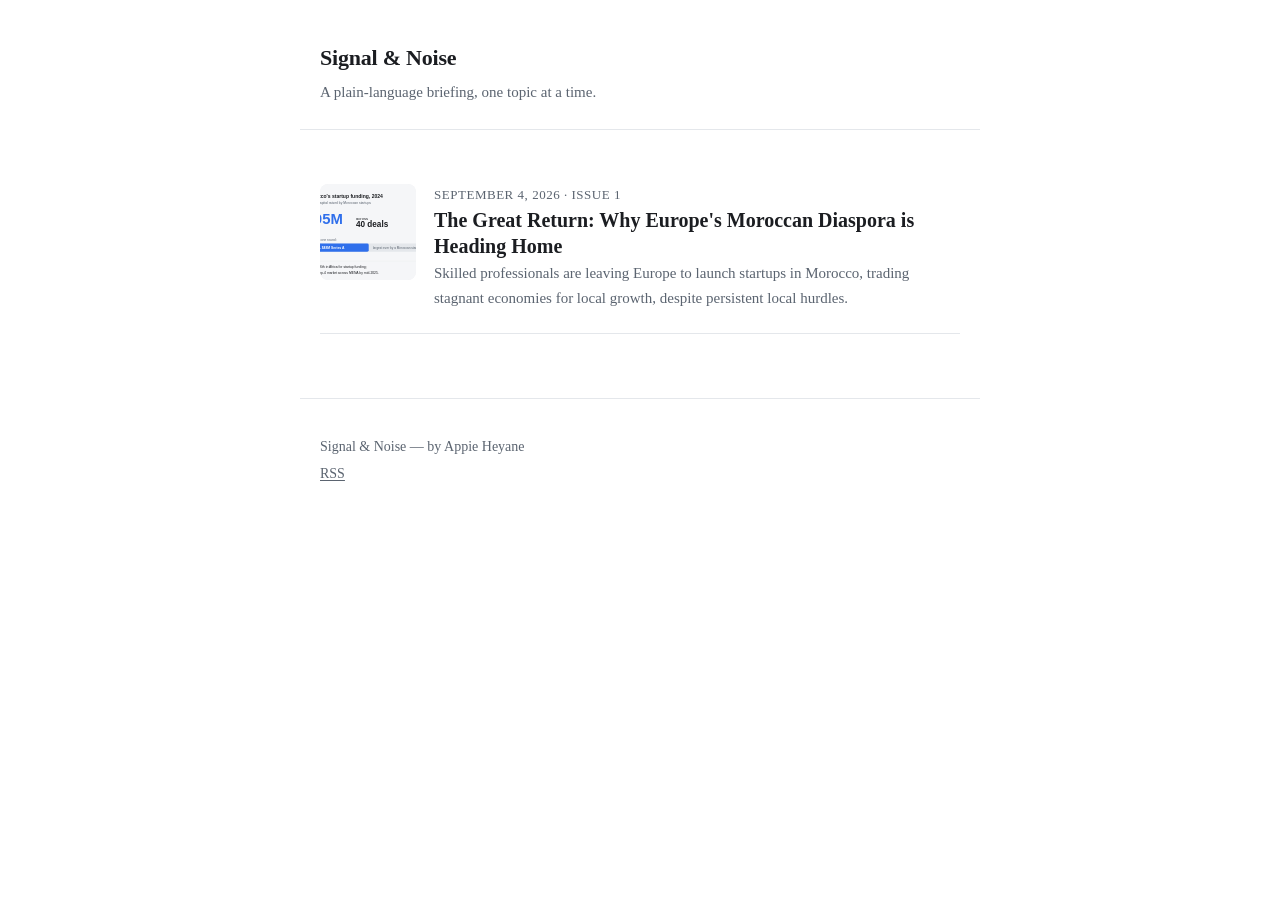
<file: docs/index.html>
<!DOCTYPE html>
<html lang="en">
<head>
<meta charset="utf-8">
<meta name="viewport" content="width=device-width, initial-scale=1">
<title>Signal &amp; Noise</title>
<link rel="alternate" type="application/rss+xml" title="Signal &amp; Noise" href="feed.xml">
<link rel="stylesheet" href="assets/style.css">
</head>
<body>
<header class="site-header">
  <a class="wordmark" href="index.html">Signal &amp; Noise</a>
  <p class="tagline">A plain-language briefing, one topic at a time.</p>
</header>
<main>
<ul class="issue-list">
  <li class="issue-card">
    <a class="issue-card-link" href="issues/moroccans-leaving-europe-for-business.html">
<img class="thumb" src="assets/moroccans-leaving-europe-for-business/illustration-1.svg" alt="" loading="lazy">      <span class="ic-meta">September 4, 2026 &middot; Issue 1</span>
      <span class="ic-title">The Great Return: Why Europe&#39;s Moroccan Diaspora is Heading Home</span>
      <span class="ic-dek">Skilled professionals are leaving Europe to launch startups in Morocco, trading stagnant economies for local growth, despite persistent local hurdles.</span>
    </a>
  </li>
</ul>
</main>
<footer class="site-footer">
  <p>Signal &amp; Noise &mdash; by Appie Heyane</p>
  <p><a href="feed.xml">RSS</a></p>
</footer>
</body>
</html>
</file>
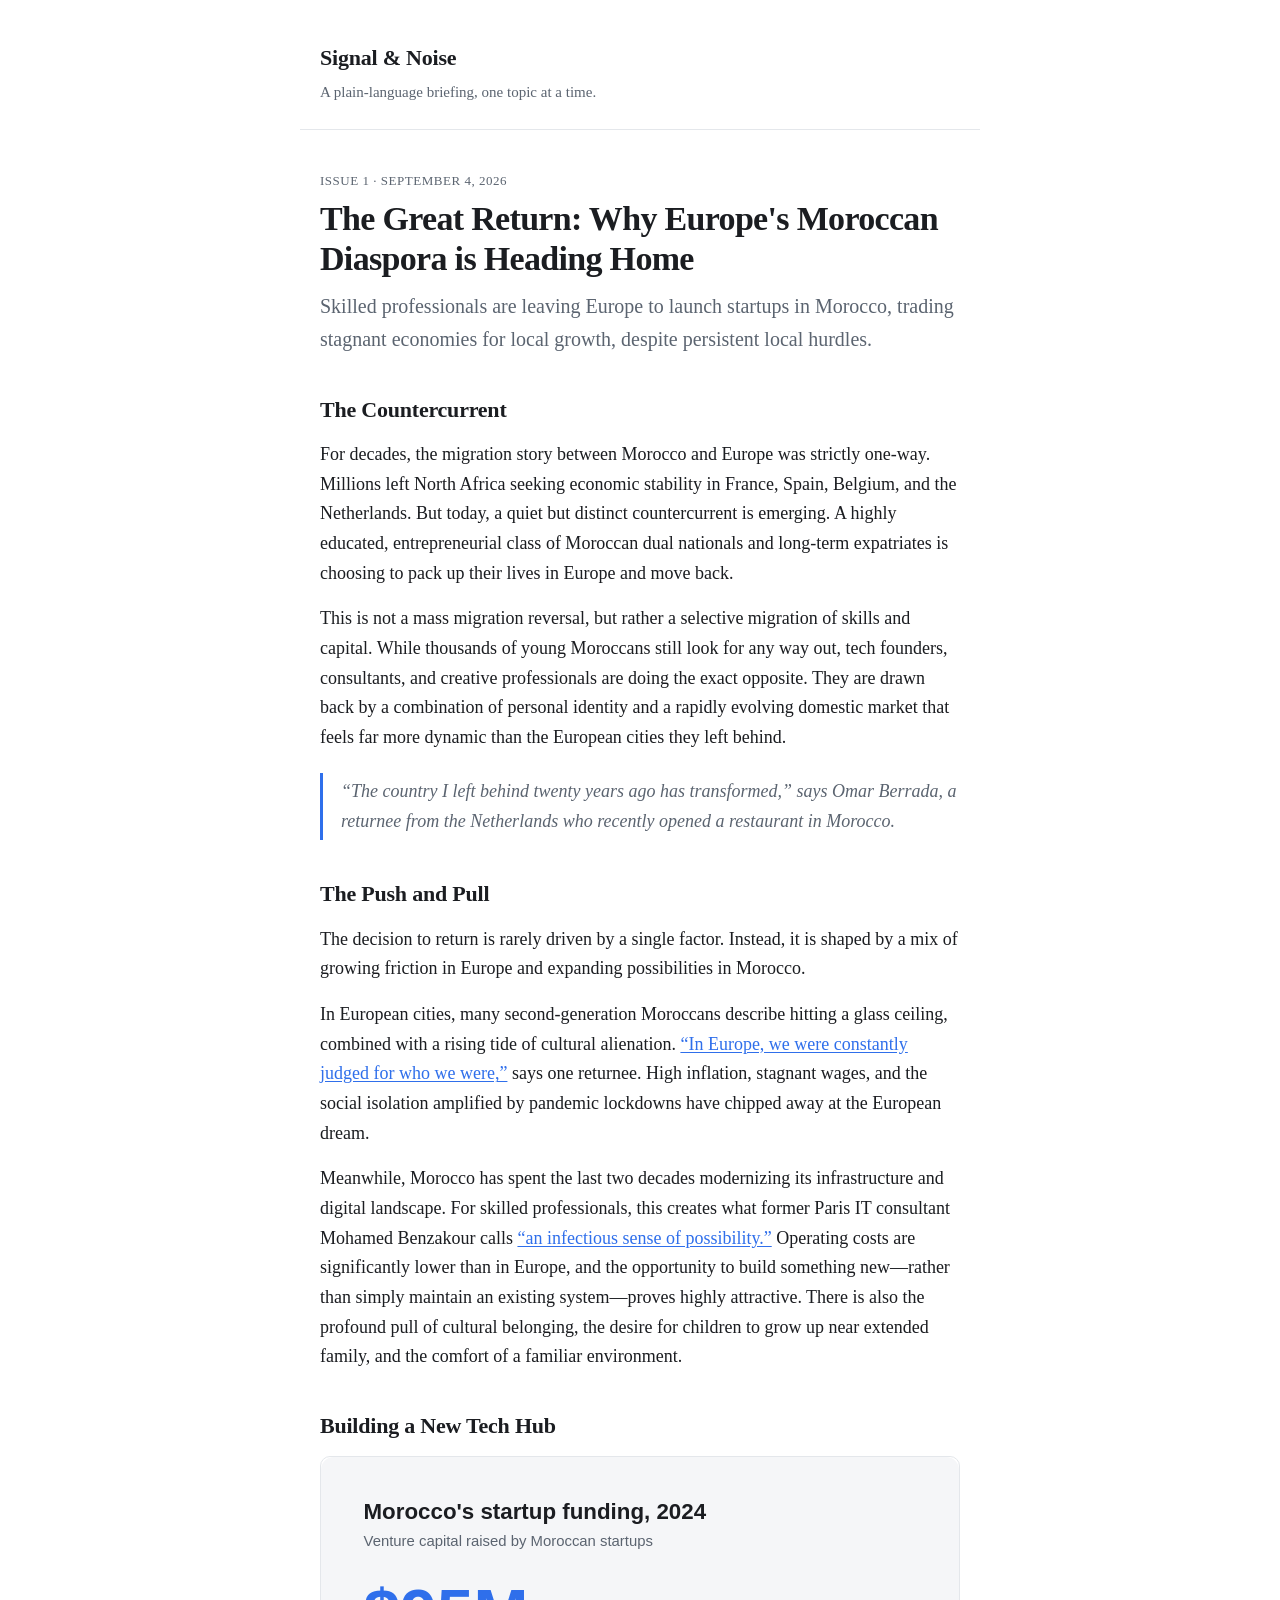
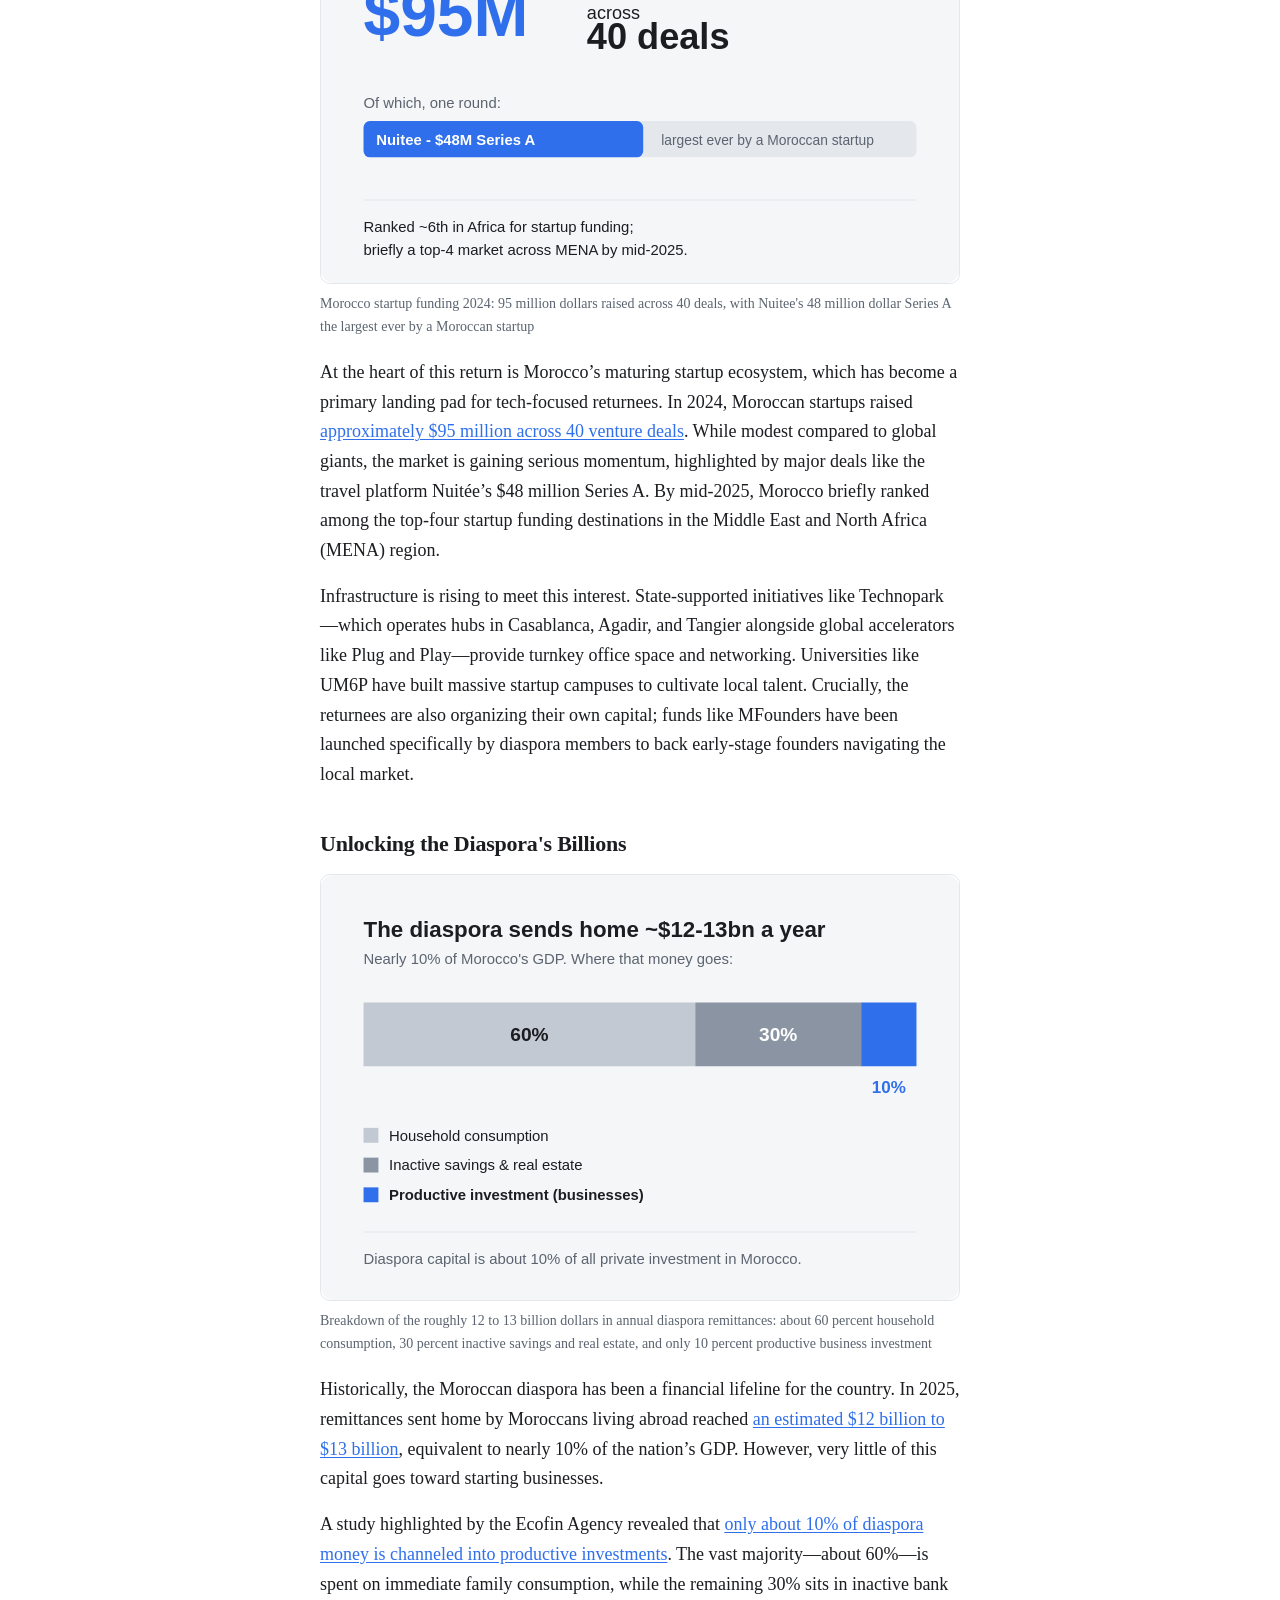
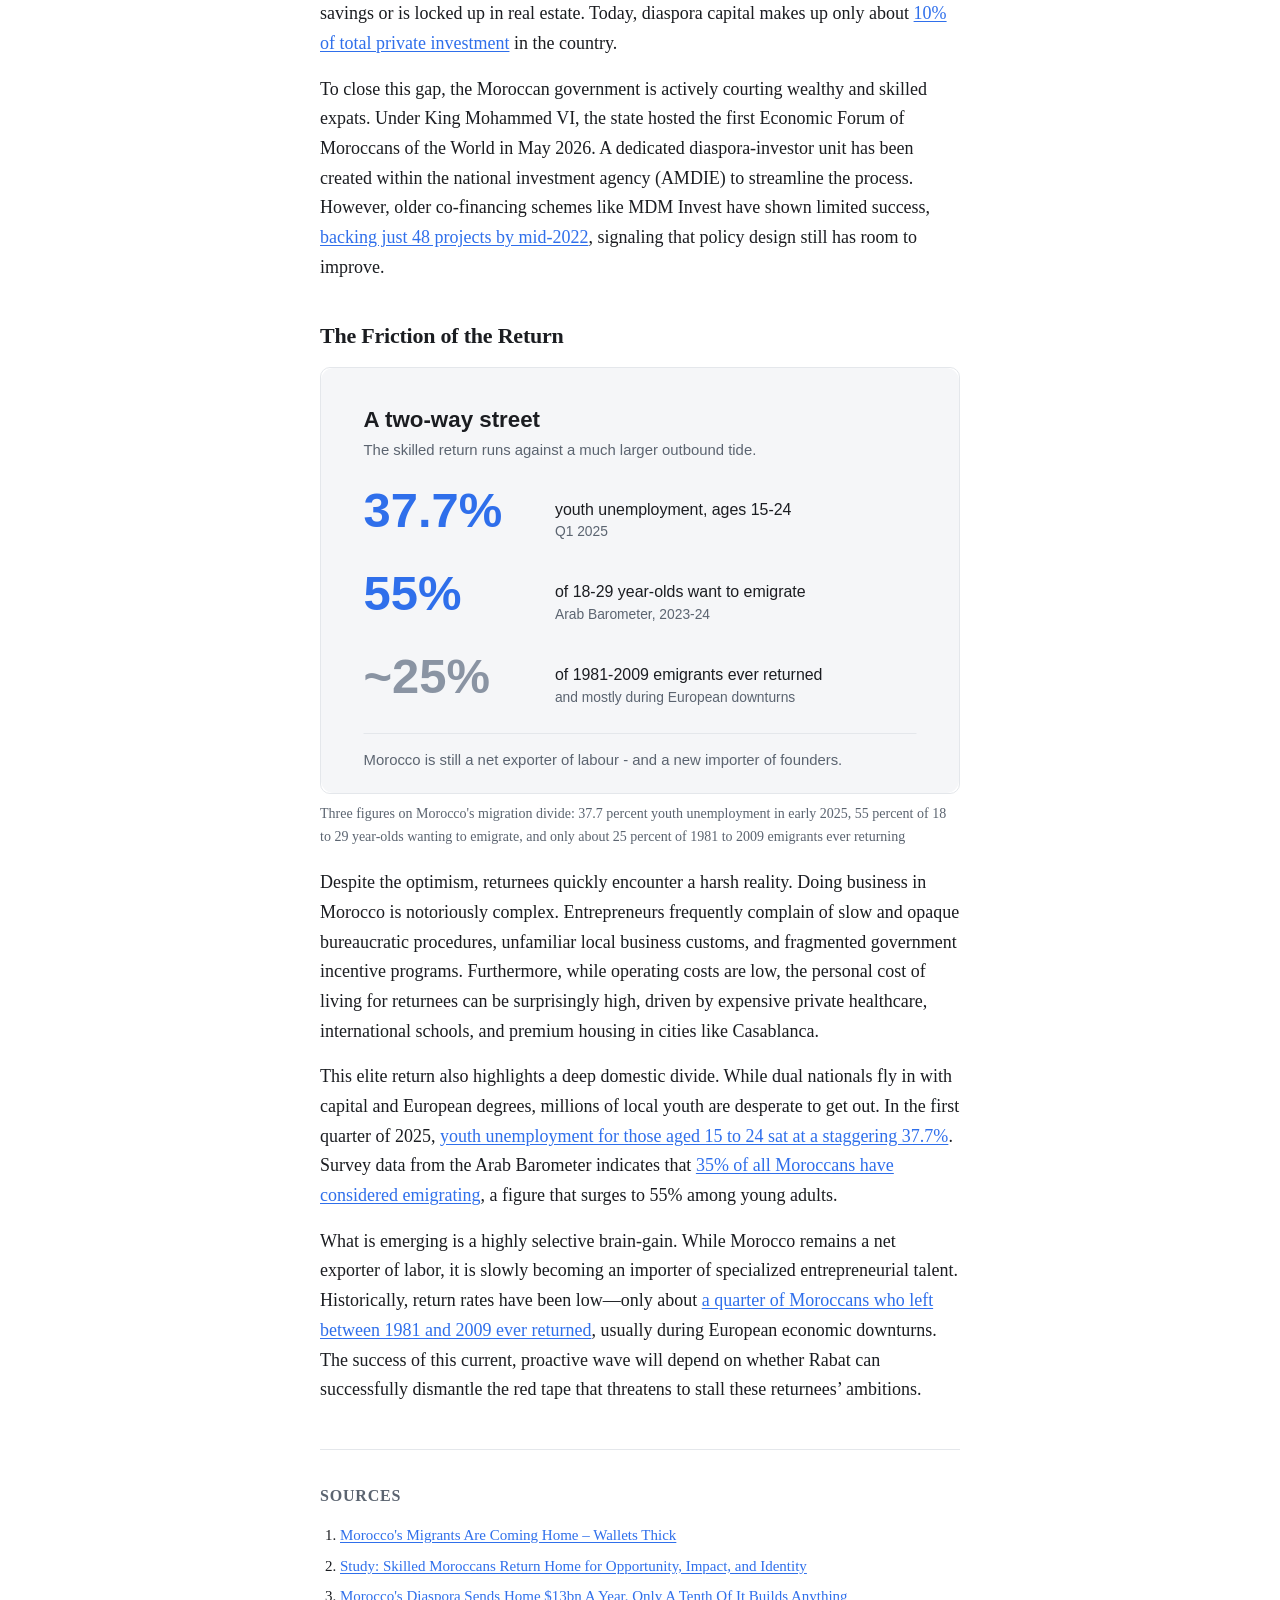
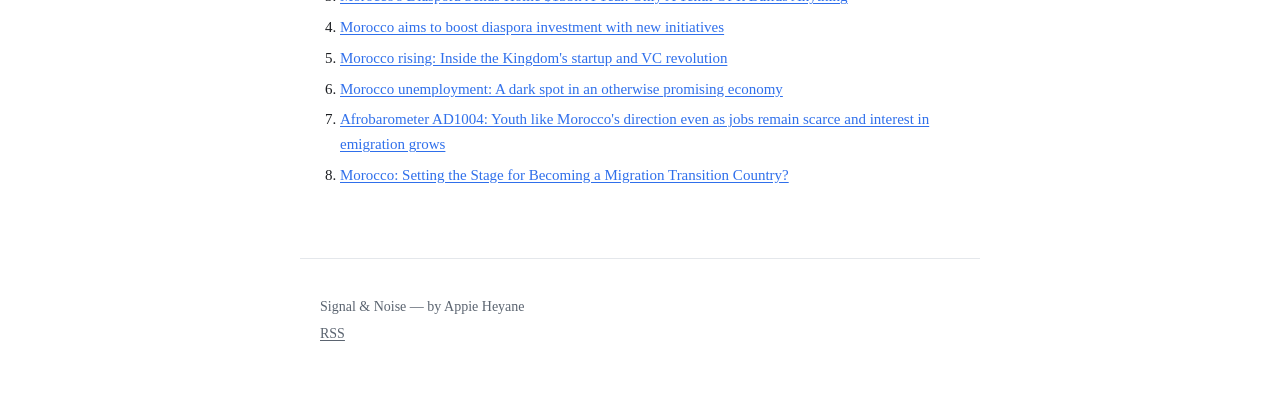
<file: docs/issues/moroccans-leaving-europe-for-business.html>
<!DOCTYPE html>
<html lang="en">
<head>
<meta charset="utf-8">
<meta name="viewport" content="width=device-width, initial-scale=1">
<title>The Great Return: Why Europe&#39;s Moroccan Diaspora is Heading Home &mdash; Signal &amp; Noise</title>
<meta name="description" content="Skilled professionals are leaving Europe to launch startups in Morocco, trading stagnant economies for local growth, despite persistent local hurdles.">
<meta property="og:title" content="The Great Return: Why Europe&#39;s Moroccan Diaspora is Heading Home">
<meta property="og:description" content="Skilled professionals are leaving Europe to launch startups in Morocco, trading stagnant economies for local growth, despite persistent local hurdles.">
<meta property="og:type" content="article">
<link rel="alternate" type="application/rss+xml" title="Signal &amp; Noise" href="../feed.xml">
<link rel="stylesheet" href="../assets/style.css">
</head>
<body>
<header class="site-header">
  <a class="wordmark" href="../index.html">Signal &amp; Noise</a>
  <p class="tagline">A plain-language briefing, one topic at a time.</p>
</header>
<main>
<article class="issue">
  <p class="issue-meta">Issue 1 &middot; September 4, 2026</p>
  <h1>The Great Return: Why Europe&#39;s Moroccan Diaspora is Heading Home</h1>
  <p class="dek">Skilled professionals are leaving Europe to launch startups in Morocco, trading stagnant economies for local growth, despite persistent local hurdles.</p>

  <section class="issue-section">
<h2>The Countercurrent</h2>    <p>For decades, the migration story between Morocco and Europe was strictly one-way. Millions left North Africa seeking economic stability in France, Spain, Belgium, and the Netherlands. But today, a quiet but distinct countercurrent is emerging. A highly educated, entrepreneurial class of Moroccan dual nationals and long-term expatriates is choosing to pack up their lives in Europe and move back.</p><p>This is not a mass migration reversal, but rather a selective migration of skills and capital. While thousands of young Moroccans still look for any way out, tech founders, consultants, and creative professionals are doing the exact opposite. They are drawn back by a combination of personal identity and a rapidly evolving domestic market that feels far more dynamic than the European cities they left behind.</p><blockquote>&ldquo;The country I left behind twenty years ago has transformed,&rdquo; says Omar Berrada, a returnee from the Netherlands who recently opened a restaurant in Morocco.</blockquote>
  </section>
  <section class="issue-section">
<h2>The Push and Pull</h2>    <p>The decision to return is rarely driven by a single factor. Instead, it is shaped by a mix of growing friction in Europe and expanding possibilities in Morocco.</p><p>In European cities, many second-generation Moroccans describe hitting a glass ceiling, combined with a rising tide of cultural alienation. <a href="https://www.moroccoworldnews.com/2025/05/200237/moroccos-migrants-are-coming-home-wallets-thick/">&ldquo;In Europe, we were constantly judged for who we were,&rdquo;</a> says one returnee. High inflation, stagnant wages, and the social isolation amplified by pandemic lockdowns have chipped away at the European dream.</p><p>Meanwhile, Morocco has spent the last two decades modernizing its infrastructure and digital landscape. For skilled professionals, this creates what former Paris IT consultant Mohamed Benzakour calls <a href="https://www.moroccoworldnews.com/2025/05/200237/moroccos-migrants-are-coming-home-wallets-thick/">&ldquo;an infectious sense of possibility.&rdquo;</a> Operating costs are significantly lower than in Europe, and the opportunity to build something new&mdash;rather than simply maintain an existing system&mdash;proves highly attractive. There is also the profound pull of cultural belonging, the desire for children to grow up near extended family, and the comfort of a familiar environment.</p>
  </section>
  <section class="issue-section">
<h2>Building a New Tech Hub</h2>    <figure>
      <img src="../assets/moroccans-leaving-europe-for-business/illustration-1.svg" alt="Morocco startup funding 2024: 95 million dollars raised across 40 deals, with Nuitee&#39;s 48 million dollar Series A the largest ever by a Moroccan startup" loading="lazy">
<figcaption>Morocco startup funding 2024: 95 million dollars raised across 40 deals, with Nuitee&#39;s 48 million dollar Series A the largest ever by a Moroccan startup</figcaption>    </figure>
    <p>At the heart of this return is Morocco&rsquo;s maturing startup ecosystem, which has become a primary landing pad for tech-focused returnees. In 2024, Moroccan startups raised <a href="https://african.business/2026/03/innov-africa-deals/morocco-rising-inside-the-kingdoms-startup-and-vc-revolution">approximately $95 million across 40 venture deals</a>. While modest compared to global giants, the market is gaining serious momentum, highlighted by major deals like the travel platform Nuit&eacute;e&rsquo;s $48 million Series A. By mid-2025, Morocco briefly ranked among the top-four startup funding destinations in the Middle East and North Africa (MENA) region.</p><p>Infrastructure is rising to meet this interest. State-supported initiatives like Technopark&mdash;which operates hubs in Casablanca, Agadir, and Tangier alongside global accelerators like Plug and Play&mdash;provide turnkey office space and networking. Universities like UM6P have built massive startup campuses to cultivate local talent. Crucially, the returnees are also organizing their own capital; funds like MFounders have been launched specifically by diaspora members to back early-stage founders navigating the local market.</p>
  </section>
  <section class="issue-section">
<h2>Unlocking the Diaspora&#39;s Billions</h2>    <figure>
      <img src="../assets/moroccans-leaving-europe-for-business/illustration-2.svg" alt="Breakdown of the roughly 12 to 13 billion dollars in annual diaspora remittances: about 60 percent household consumption, 30 percent inactive savings and real estate, and only 10 percent productive business investment" loading="lazy">
<figcaption>Breakdown of the roughly 12 to 13 billion dollars in annual diaspora remittances: about 60 percent household consumption, 30 percent inactive savings and real estate, and only 10 percent productive business investment</figcaption>    </figure>
    <p>Historically, the Moroccan diaspora has been a financial lifeline for the country. In 2025, remittances sent home by Moroccans living abroad reached <a href="https://www.ecofinagency.com/news-finances/2505-55897-moroccos-diaspora-sends-home-13bn-a-year-only-a-tenth-of-it-builds-anything">an estimated $12 billion to $13 billion</a>, equivalent to nearly 10% of the nation&rsquo;s GDP. However, very little of this capital goes toward starting businesses.</p><p>A study highlighted by the Ecofin Agency revealed that <a href="https://www.ecofinagency.com/news-finances/2505-55897-moroccos-diaspora-sends-home-13bn-a-year-only-a-tenth-of-it-builds-anything">only about 10% of diaspora money is channeled into productive investments</a>. The vast majority&mdash;about 60%&mdash;is spent on immediate family consumption, while the remaining 30% sits in inactive bank savings or is locked up in real estate. Today, diaspora capital makes up only about <a href="https://northafricapost.com/97364-morocco-aims-to-boost-diaspora-investment-with-new-initiatives.html">10% of total private investment</a> in the country.</p><p>To close this gap, the Moroccan government is actively courting wealthy and skilled expats. Under King Mohammed VI, the state hosted the first Economic Forum of Moroccans of the World in May 2026. A dedicated diaspora-investor unit has been created within the national investment agency (AMDIE) to streamline the process. However, older co-financing schemes like MDM Invest have shown limited success, <a href="https://www.moroccoworldnews.com/2025/12/270615/study-skilled-moroccans-return-home-for-opportunity-impact-and-identity/">backing just 48 projects by mid-2022</a>, signaling that policy design still has room to improve.</p>
  </section>
  <section class="issue-section">
<h2>The Friction of the Return</h2>    <figure>
      <img src="../assets/moroccans-leaving-europe-for-business/illustration-3.svg" alt="Three figures on Morocco&#39;s migration divide: 37.7 percent youth unemployment in early 2025, 55 percent of 18 to 29 year-olds wanting to emigrate, and only about 25 percent of 1981 to 2009 emigrants ever returning" loading="lazy">
<figcaption>Three figures on Morocco&#39;s migration divide: 37.7 percent youth unemployment in early 2025, 55 percent of 18 to 29 year-olds wanting to emigrate, and only about 25 percent of 1981 to 2009 emigrants ever returning</figcaption>    </figure>
    <p>Despite the optimism, returnees quickly encounter a harsh reality. Doing business in Morocco is notoriously complex. Entrepreneurs frequently complain of slow and opaque bureaucratic procedures, unfamiliar local business customs, and fragmented government incentive programs. Furthermore, while operating costs are low, the personal cost of living for returnees can be surprisingly high, driven by expensive private healthcare, international schools, and premium housing in cities like Casablanca.</p><p>This elite return also highlights a deep domestic divide. While dual nationals fly in with capital and European degrees, millions of local youth are desperate to get out. In the first quarter of 2025, <a href="https://en.majalla.com/node/322743/business-economy/morocco-unemployment-dark-spot-otherwise-promising-economy">youth unemployment for those aged 15 to 24 sat at a staggering 37.7%</a>. Survey data from the Arab Barometer indicates that <a href="https://www.afrobarometer.org/publication/ad1004-youth-like-moroccos-direction-even-as-jobs-remain-scarce-and-interest-in-emigration-grows/">35% of all Moroccans have considered emigrating</a>, a figure that surges to 55% among young adults.</p><p>What is emerging is a highly selective brain-gain. While Morocco remains a net exporter of labor, it is slowly becoming an importer of specialized entrepreneurial talent. Historically, return rates have been low&mdash;only about <a href="https://www.migrationpolicy.org/journal/country-profile/morocco-setting-stage-becoming-migration-transition-country">a quarter of Moroccans who left between 1981 and 2009 ever returned</a>, usually during European economic downturns. The success of this current, proactive wave will depend on whether Rabat can successfully dismantle the red tape that threatens to stall these returnees&rsquo; ambitions.</p>
  </section>

  <section class="sources">
    <h2>Sources</h2>
    <ol>
<li><a href="https://www.moroccoworldnews.com/2025/05/200237/moroccos-migrants-are-coming-home-wallets-thick/" rel="nofollow noopener">Morocco&#39;s Migrants Are Coming Home – Wallets Thick</a></li><li><a href="https://www.moroccoworldnews.com/2025/12/270615/study-skilled-moroccans-return-home-for-opportunity-impact-and-identity/" rel="nofollow noopener">Study: Skilled Moroccans Return Home for Opportunity, Impact, and Identity</a></li><li><a href="https://www.ecofinagency.com/news-finances/2505-55897-moroccos-diaspora-sends-home-13bn-a-year-only-a-tenth-of-it-builds-anything" rel="nofollow noopener">Morocco&#39;s Diaspora Sends Home $13bn A Year. Only A Tenth Of It Builds Anything</a></li><li><a href="https://northafricapost.com/97364-morocco-aims-to-boost-diaspora-investment-with-new-initiatives.html" rel="nofollow noopener">Morocco aims to boost diaspora investment with new initiatives</a></li><li><a href="https://african.business/2026/03/innov-africa-deals/morocco-rising-inside-the-kingdoms-startup-and-vc-revolution" rel="nofollow noopener">Morocco rising: Inside the Kingdom&#39;s startup and VC revolution</a></li><li><a href="https://en.majalla.com/node/322743/business-economy/morocco-unemployment-dark-spot-otherwise-promising-economy" rel="nofollow noopener">Morocco unemployment: A dark spot in an otherwise promising economy</a></li><li><a href="https://www.afrobarometer.org/publication/ad1004-youth-like-moroccos-direction-even-as-jobs-remain-scarce-and-interest-in-emigration-grows/" rel="nofollow noopener">Afrobarometer AD1004: Youth like Morocco&#39;s direction even as jobs remain scarce and interest in emigration grows</a></li><li><a href="https://www.migrationpolicy.org/journal/country-profile/morocco-setting-stage-becoming-migration-transition-country" rel="nofollow noopener">Morocco: Setting the Stage for Becoming a Migration Transition Country?</a></li>    </ol>
  </section>

</article>
</main>
<footer class="site-footer">
  <p>Signal &amp; Noise &mdash; by Appie Heyane</p>
  <p><a href="../feed.xml">RSS</a></p>
</footer>
</body>
</html>
</file>
<file: docs/assets/style.css>
/* Generated by build_site.py from newsletter.config.yaml. Do not edit by hand. */
:root {
  --bg: #ffffff;
  --surface: #f5f6f8;
  --text: #1b1d21;
  --muted: #5b6470;
  --accent: #2f6feb;
  --border: #e4e7eb;
  --maxw: 680px;
  --font: -apple-system, BlinkMacSystemFont, &#39;Segoe UI&#39;, Roboto, Helvetica, Arial, sans-serif;
}
@media (prefers-color-scheme: dark) {
  :root {
    --bg: #0f1115;
    --surface: #171a21;
    --text: #e8eaed;
    --muted: #9aa3af;
    --accent: #6ea8fe;
    --border: #2a2f3a;
  }
}

* { box-sizing: border-box; }
html { -webkit-text-size-adjust: 100%; }
body {
  margin: 0;
  background: var(--bg);
  color: var(--text);
  font-family: var(--font);
  font-size: 18px;
  line-height: 1.65;
}
main { max-width: var(--maxw); margin: 0 auto; padding: 0 20px 64px; }
a { color: var(--accent); text-decoration: underline; text-underline-offset: 2px; }
a:hover { text-decoration: none; }
img { max-width: 100%; height: auto; display: block; }

.site-header {
  max-width: var(--maxw);
  margin: 0 auto;
  padding: 40px 20px 24px;
  border-bottom: 1px solid var(--border);
}
.wordmark {
  font-size: 22px;
  font-weight: 700;
  letter-spacing: -0.01em;
  color: var(--text);
  text-decoration: none;
}
.tagline { margin: 4px 0 0; color: var(--muted); font-size: 15px; }

.site-footer {
  max-width: var(--maxw);
  margin: 0 auto;
  padding: 32px 20px 56px;
  border-top: 1px solid var(--border);
  color: var(--muted);
  font-size: 14px;
}
.site-footer p { margin: 4px 0; }
.site-footer a { color: var(--muted); }

/* index */
.issue-list { list-style: none; margin: 0; padding: 32px 0 0; }
.issue-card { border-bottom: 1px solid var(--border); }
.issue-card-link {
  display: grid;
  grid-template-columns: 96px 1fr;
  grid-template-areas: "thumb meta" "thumb title" "thumb dek";
  gap: 2px 18px;
  padding: 22px 0;
  text-decoration: none;
  color: var(--text);
}
.issue-card-link:has(:only-child), .issue-card-link:not(:has(.thumb)) { grid-template-columns: 1fr; }
.thumb {
  grid-area: thumb;
  width: 96px; height: 96px;
  object-fit: cover;
  border-radius: 8px;
  background: var(--surface);
}
.ic-meta { grid-area: meta; color: var(--muted); font-size: 13px; text-transform: uppercase; letter-spacing: 0.04em; }
.ic-title { grid-area: title; font-size: 20px; font-weight: 650; line-height: 1.3; }
.ic-dek { grid-area: dek; color: var(--muted); font-size: 15px; }
.issue-card-link:hover .ic-title { color: var(--accent); }
.empty { color: var(--muted); padding-top: 40px; }

/* issue */
.issue { padding-top: 40px; }
.issue-meta { color: var(--muted); font-size: 13px; text-transform: uppercase; letter-spacing: 0.04em; margin: 0 0 8px; }
.issue h1 { font-size: 34px; line-height: 1.15; letter-spacing: -0.02em; margin: 0 0 12px; }
.dek { font-size: 20px; color: var(--muted); margin: 0 0 8px; }
.issue-section { margin-top: 36px; }
.issue-section h2 { font-size: 22px; margin: 0 0 12px; letter-spacing: -0.01em; }
.issue-section p { margin: 0 0 16px; }
blockquote {
  margin: 20px 0;
  padding: 4px 0 4px 18px;
  border-left: 3px solid var(--accent);
  color: var(--muted);
  font-style: italic;
}
figure { margin: 0 0 20px; }
figure img { border-radius: 10px; border: 1px solid var(--border); }
figcaption { color: var(--muted); font-size: 14px; margin-top: 8px; }

.badge {
  display: inline-block;
  background: var(--accent);
  color: #fff;
  font-size: 11px;
  font-weight: 700;
  padding: 1px 6px;
  border-radius: 4px;
  letter-spacing: 0.03em;
}

.sources { margin-top: 44px; padding-top: 20px; border-top: 1px solid var(--border); }
.sources h2 { font-size: 16px; text-transform: uppercase; letter-spacing: 0.05em; color: var(--muted); }
.sources ol { margin: 0; padding-left: 20px; }
.sources li { font-size: 15px; margin: 6px 0; word-break: break-word; }

.issue-nav {
  display: flex;
  justify-content: space-between;
  gap: 16px;
  margin-top: 48px;
  padding-top: 20px;
  border-top: 1px solid var(--border);
  font-size: 15px;
}

@media (max-width: 480px) {
  body { font-size: 17px; }
  .issue h1 { font-size: 27px; }
  .dek { font-size: 18px; }
}
</file>
